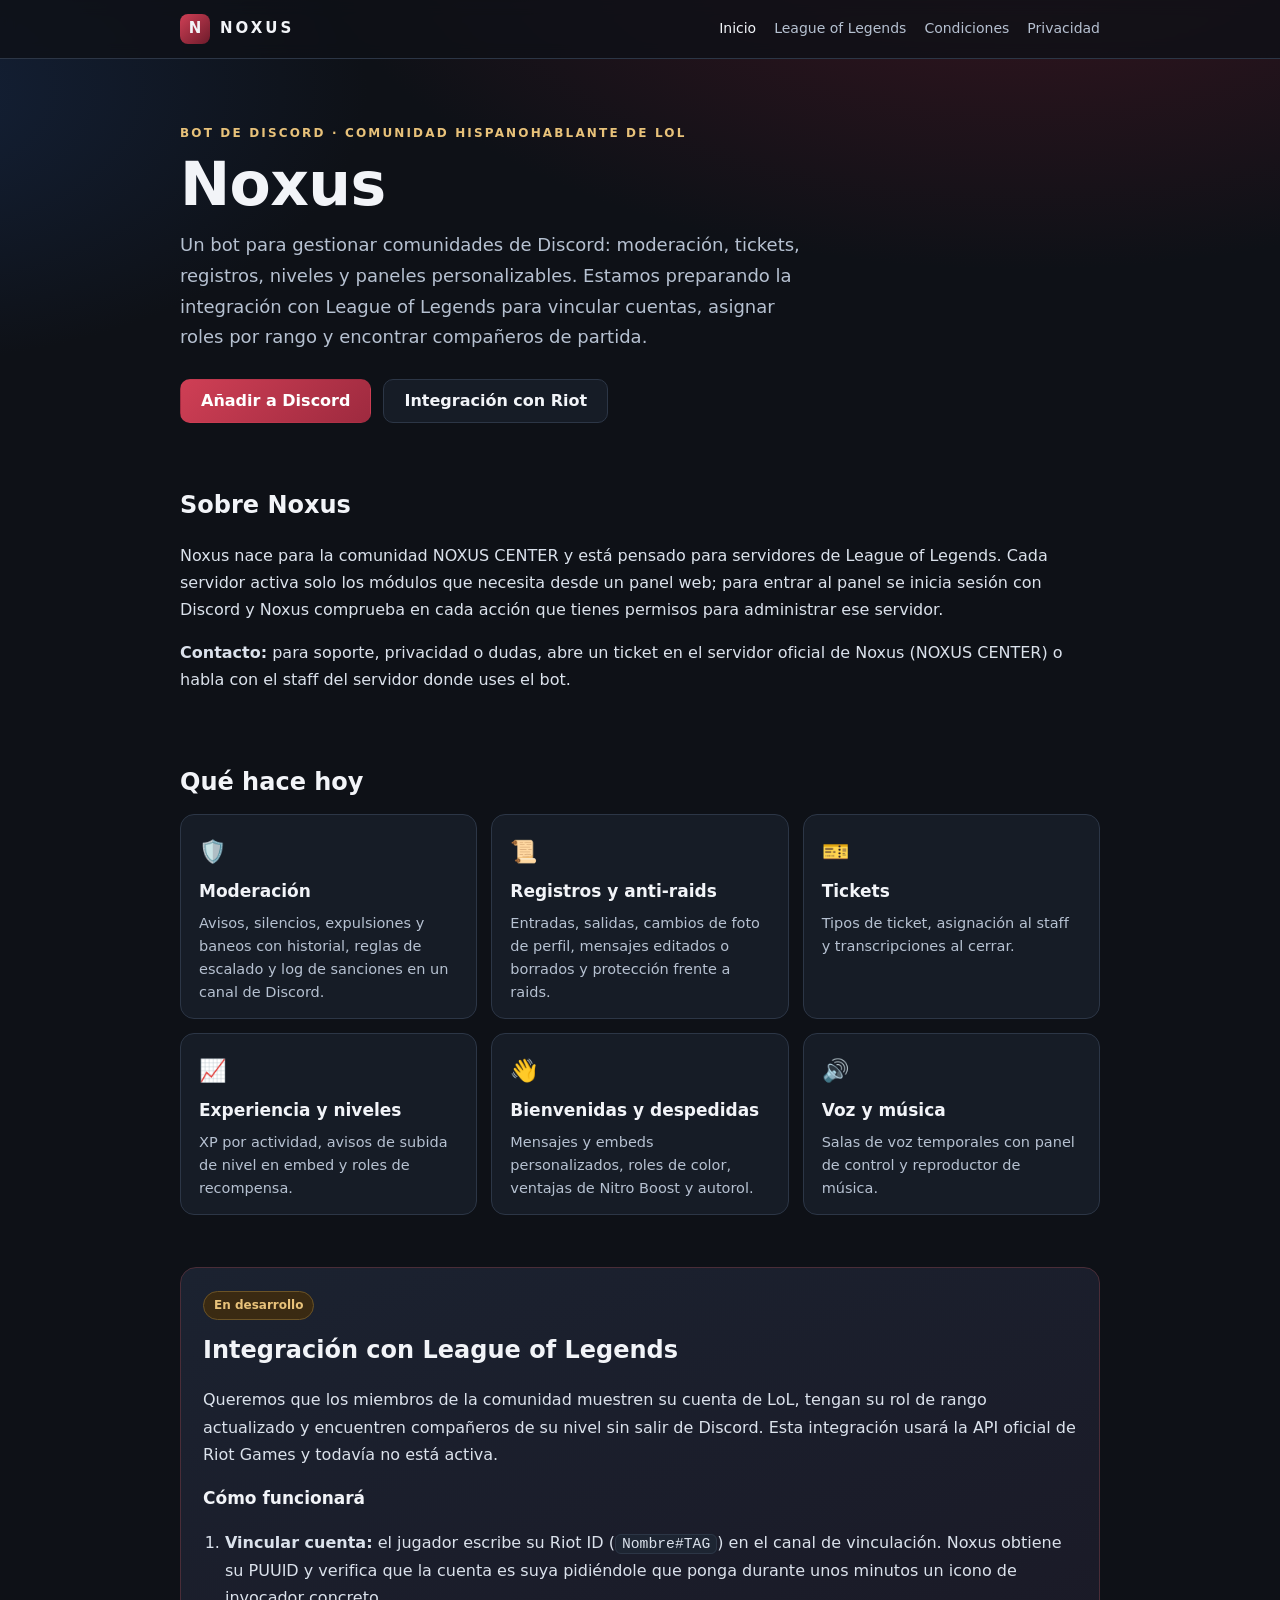
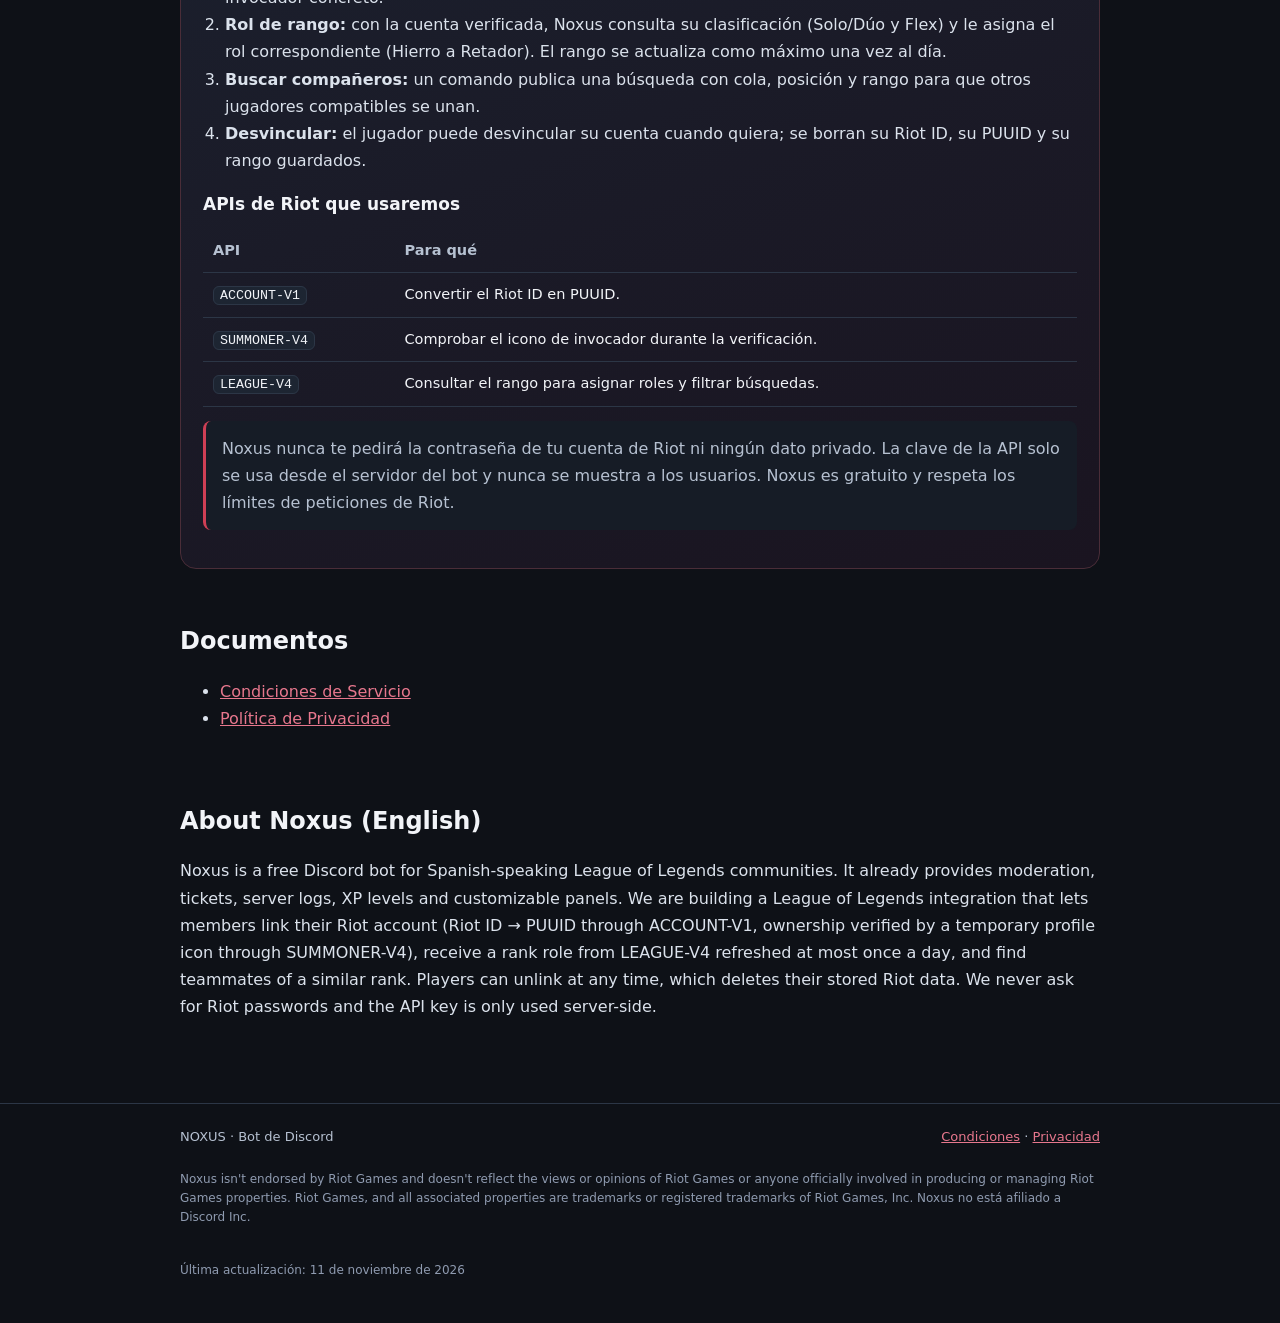
<file: index.html>
<!doctype html>
<html lang="es">
<head>
<meta charset="utf-8">
<meta name="viewport" content="width=device-width, initial-scale=1">
<title>Noxus — Bot de Discord para comunidades de League of Legends</title>
<meta name="description" content="Noxus es un bot de Discord para gestionar comunidades: moderación, tickets, registros, niveles y, próximamente, vinculación de cuentas de Riot, rangos y búsqueda de compañeros de League of Legends.">
<link rel="stylesheet" href="style.css">
</head>
<body>
<header class="site"><div class="wrap">
  <a class="brand" href="index.html"><span class="brand-mark" aria-hidden="true">N</span>NOXUS</a>
  <nav class="links" aria-label="Principal">
    <a href="index.html" aria-current="page">Inicio</a>
    <a href="#riot">League of Legends</a>
    <a href="terms.html">Condiciones</a>
    <a href="privacy.html">Privacidad</a>
  </nav>
</div></header>

<main class="wrap" id="contenido">
  <section class="hero">
    <p class="eyebrow">Bot de Discord · comunidad hispanohablante de LoL</p>
    <h1>Noxus</h1>
    <p class="lead">Un bot para gestionar comunidades de Discord: moderación, tickets, registros, niveles y paneles personalizables. Estamos preparando la integración con League of Legends para vincular cuentas, asignar roles por rango y encontrar compañeros de partida.</p>
    <div class="actions">
      <a class="button primary" href="https://discord.com/oauth2/authorize?client_id=1560483062825877545&amp;scope=bot+applications.commands&amp;integration_type=0&amp;permissions=0" rel="noopener">Añadir a Discord</a>
      <a class="button" href="#riot">Integración con Riot</a>
    </div>
  </section>

  <section aria-labelledby="sobre">
    <h2 id="sobre">Sobre Noxus</h2>
    <p>Noxus nace para la comunidad NOXUS CENTER y está pensado para servidores de League of Legends. Cada servidor activa solo los módulos que necesita desde un panel web; para entrar al panel se inicia sesión con Discord y Noxus comprueba en cada acción que tienes permisos para administrar ese servidor.</p>
    <p><strong>Contacto:</strong> para soporte, privacidad o dudas, abre un ticket en el servidor oficial de Noxus (NOXUS CENTER) o habla con el staff del servidor donde uses el bot.</p>
  </section>

  <section aria-labelledby="funciones">
    <h2 id="funciones">Qué hace hoy</h2>
    <div class="grid">
      <div class="card"><span class="icon" aria-hidden="true">🛡️</span><h3>Moderación</h3><p>Avisos, silencios, expulsiones y baneos con historial, reglas de escalado y log de sanciones en un canal de Discord.</p></div>
      <div class="card"><span class="icon" aria-hidden="true">📜</span><h3>Registros y anti-raids</h3><p>Entradas, salidas, cambios de foto de perfil, mensajes editados o borrados y protección frente a raids.</p></div>
      <div class="card"><span class="icon" aria-hidden="true">🎫</span><h3>Tickets</h3><p>Tipos de ticket, asignación al staff y transcripciones al cerrar.</p></div>
      <div class="card"><span class="icon" aria-hidden="true">📈</span><h3>Experiencia y niveles</h3><p>XP por actividad, avisos de subida de nivel en embed y roles de recompensa.</p></div>
      <div class="card"><span class="icon" aria-hidden="true">👋</span><h3>Bienvenidas y despedidas</h3><p>Mensajes y embeds personalizados, roles de color, ventajas de Nitro Boost y autorol.</p></div>
      <div class="card"><span class="icon" aria-hidden="true">🔊</span><h3>Voz y música</h3><p>Salas de voz temporales con panel de control y reproductor de música.</p></div>
    </div>
  </section>

  <section id="riot" aria-labelledby="riot-title">
    <div class="riot">
      <span class="badge">En desarrollo</span>
      <h2 id="riot-title">Integración con League of Legends</h2>
      <p>Queremos que los miembros de la comunidad muestren su cuenta de LoL, tengan su rol de rango actualizado y encuentren compañeros de su nivel sin salir de Discord. Esta integración usará la API oficial de Riot Games y todavía no está activa.</p>
      <h3>Cómo funcionará</h3>
      <ol>
        <li><strong>Vincular cuenta:</strong> el jugador escribe su Riot ID (<code>Nombre#TAG</code>) en el canal de vinculación. Noxus obtiene su PUUID y verifica que la cuenta es suya pidiéndole que ponga durante unos minutos un icono de invocador concreto.</li>
        <li><strong>Rol de rango:</strong> con la cuenta verificada, Noxus consulta su clasificación (Solo/Dúo y Flex) y le asigna el rol correspondiente (Hierro a Retador). El rango se actualiza como máximo una vez al día.</li>
        <li><strong>Buscar compañeros:</strong> un comando publica una búsqueda con cola, posición y rango para que otros jugadores compatibles se unan.</li>
        <li><strong>Desvincular:</strong> el jugador puede desvincular su cuenta cuando quiera; se borran su Riot ID, su PUUID y su rango guardados.</li>
      </ol>
      <h3>APIs de Riot que usaremos</h3>
      <table>
        <thead><tr><th>API</th><th>Para qué</th></tr></thead>
        <tbody>
          <tr><td><code>ACCOUNT-V1</code></td><td>Convertir el Riot ID en PUUID.</td></tr>
          <tr><td><code>SUMMONER-V4</code></td><td>Comprobar el icono de invocador durante la verificación.</td></tr>
          <tr><td><code>LEAGUE-V4</code></td><td>Consultar el rango para asignar roles y filtrar búsquedas.</td></tr>
        </tbody>
      </table>
      <p class="note" style="margin-top:14px">Noxus nunca te pedirá la contraseña de tu cuenta de Riot ni ningún dato privado. La clave de la API solo se usa desde el servidor del bot y nunca se muestra a los usuarios. Noxus es gratuito y respeta los límites de peticiones de Riot.</p>
    </div>
  </section>

  <section aria-labelledby="docs">
    <h2 id="docs">Documentos</h2>
    <ul>
      <li><a href="terms.html">Condiciones de Servicio</a></li>
      <li><a href="privacy.html">Política de Privacidad</a></li>
    </ul>
  </section>

  <section aria-labelledby="english" lang="en">
    <h2 id="english">About Noxus (English)</h2>
    <p>Noxus is a free Discord bot for Spanish-speaking League of Legends communities. It already provides moderation, tickets, server logs, XP levels and customizable panels. We are building a League of Legends integration that lets members link their Riot account (Riot ID → PUUID through ACCOUNT-V1, ownership verified by a temporary profile icon through SUMMONER-V4), receive a rank role from LEAGUE-V4 refreshed at most once a day, and find teammates of a similar rank. Players can unlink at any time, which deletes their stored Riot data. We never ask for Riot passwords and the API key is only used server-side.</p>
  </section>
</main>

<footer class="site"><div class="wrap">
  <div class="row"><span>NOXUS · Bot de Discord</span><span><a href="terms.html">Condiciones</a> · <a href="privacy.html">Privacidad</a></span></div>
  <p class="legal">Noxus isn't endorsed by Riot Games and doesn't reflect the views or opinions of Riot Games or anyone officially involved in producing or managing Riot Games properties. Riot Games, and all associated properties are trademarks or registered trademarks of Riot Games, Inc. Noxus no está afiliado a Discord Inc.</p>
  <p class="legal">Última actualización: 11 de noviembre de 2026</p>
</div></footer>
</body>
</html>
</file>
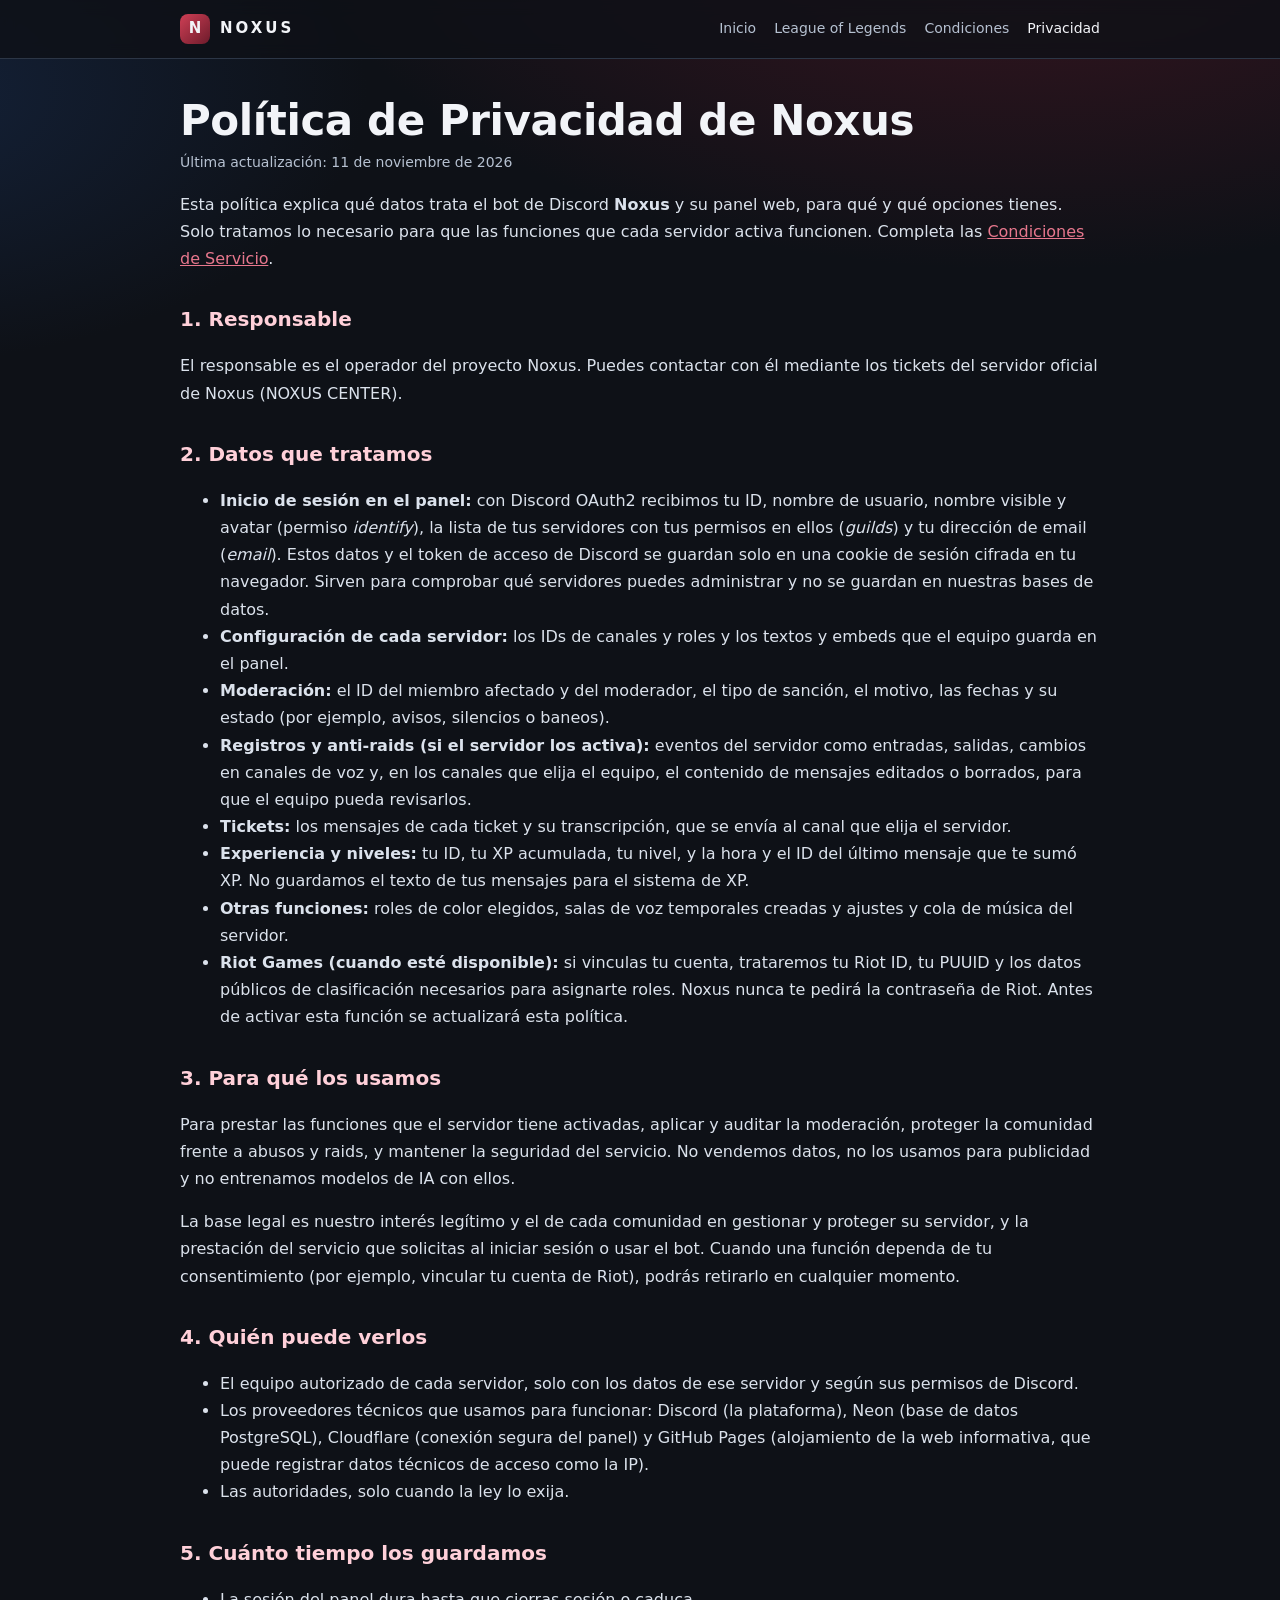
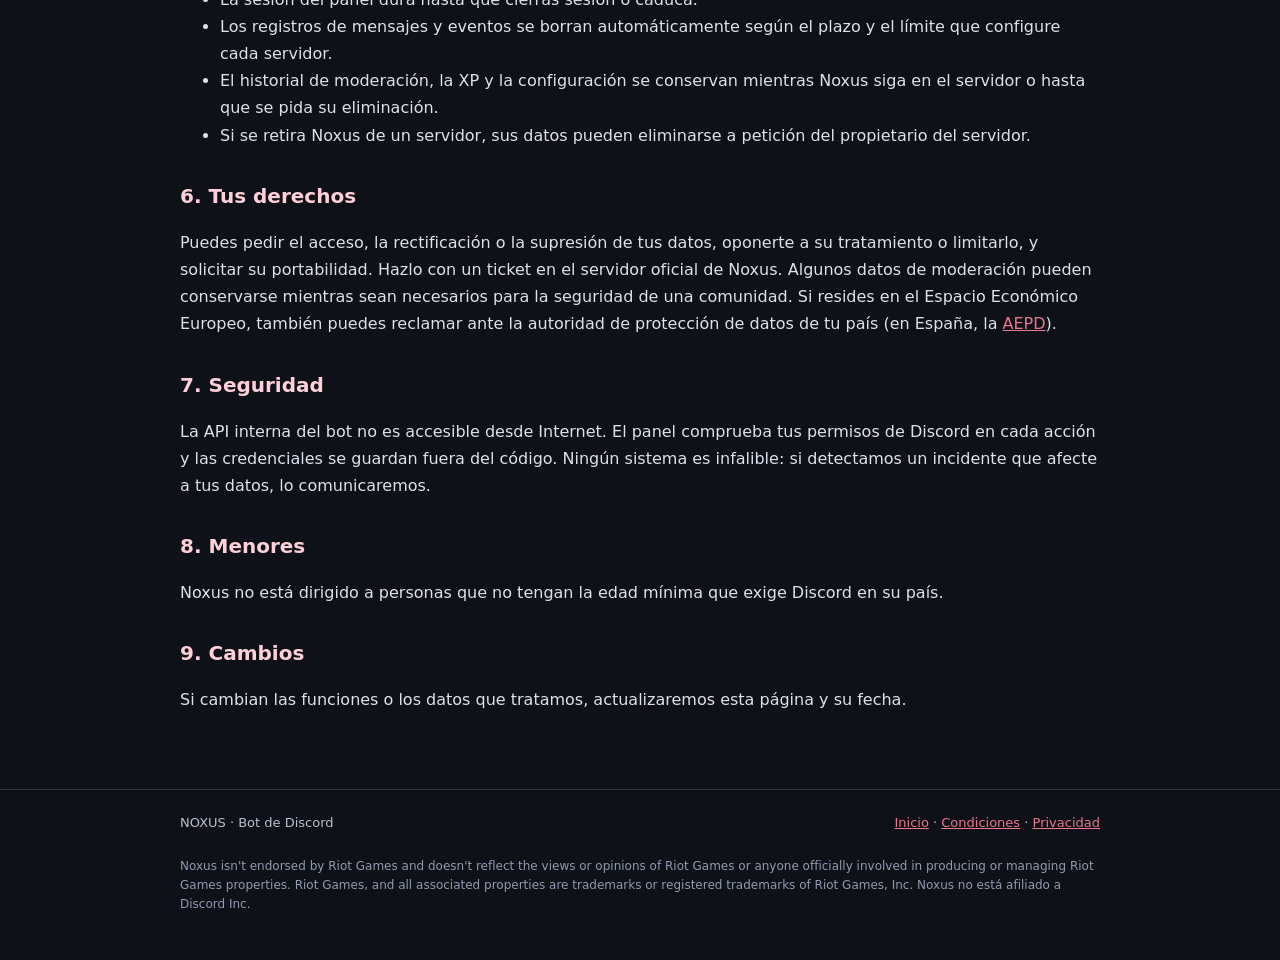
<file: privacy.html>
<!doctype html>
<html lang="es">
<head>
<meta charset="utf-8">
<meta name="viewport" content="width=device-width, initial-scale=1">
<title>Política de Privacidad — Noxus</title>
<meta name="description" content="Qué datos trata Noxus, para qué y durante cuánto tiempo.">
<link rel="stylesheet" href="style.css">
</head>
<body>
<header class="site"><div class="wrap">
  <a class="brand" href="index.html"><span class="brand-mark" aria-hidden="true">N</span>NOXUS</a>
  <nav class="links" aria-label="Principal">
    <a href="index.html">Inicio</a>
    <a href="index.html#riot">League of Legends</a>
    <a href="terms.html">Condiciones</a>
    <a href="privacy.html" aria-current="page">Privacidad</a>
  </nav>
</div></header>
<main class="wrap doc" id="contenido">
<h1>Política de Privacidad de Noxus</h1>
<p class="updated">Última actualización: 11 de noviembre de 2026</p>
<p>Esta política explica qué datos trata el bot de Discord <strong>Noxus</strong> y su panel web, para qué y qué opciones tienes. Solo tratamos lo necesario para que las funciones que cada servidor activa funcionen. Completa las <a href="terms.html">Condiciones de Servicio</a>.</p>

<h2>1. Responsable</h2>
<p>El responsable es el operador del proyecto Noxus. Puedes contactar con él mediante los tickets del servidor oficial de Noxus (NOXUS CENTER).</p>

<h2>2. Datos que tratamos</h2>
<ul>
  <li><strong>Inicio de sesión en el panel:</strong> con Discord OAuth2 recibimos tu ID, nombre de usuario, nombre visible y avatar (permiso <em>identify</em>), la lista de tus servidores con tus permisos en ellos (<em>guilds</em>) y tu dirección de email (<em>email</em>). Estos datos y el token de acceso de Discord se guardan solo en una cookie de sesión cifrada en tu navegador. Sirven para comprobar qué servidores puedes administrar y no se guardan en nuestras bases de datos.</li>
  <li><strong>Configuración de cada servidor:</strong> los IDs de canales y roles y los textos y embeds que el equipo guarda en el panel.</li>
  <li><strong>Moderación:</strong> el ID del miembro afectado y del moderador, el tipo de sanción, el motivo, las fechas y su estado (por ejemplo, avisos, silencios o baneos).</li>
  <li><strong>Registros y anti-raids (si el servidor los activa):</strong> eventos del servidor como entradas, salidas, cambios en canales de voz y, en los canales que elija el equipo, el contenido de mensajes editados o borrados, para que el equipo pueda revisarlos.</li>
  <li><strong>Tickets:</strong> los mensajes de cada ticket y su transcripción, que se envía al canal que elija el servidor.</li>
  <li><strong>Experiencia y niveles:</strong> tu ID, tu XP acumulada, tu nivel, y la hora y el ID del último mensaje que te sumó XP. No guardamos el texto de tus mensajes para el sistema de XP.</li>
  <li><strong>Otras funciones:</strong> roles de color elegidos, salas de voz temporales creadas y ajustes y cola de música del servidor.</li>
  <li><strong>Riot Games (cuando esté disponible):</strong> si vinculas tu cuenta, trataremos tu Riot ID, tu PUUID y los datos públicos de clasificación necesarios para asignarte roles. Noxus nunca te pedirá la contraseña de Riot. Antes de activar esta función se actualizará esta política.</li>
</ul>

<h2>3. Para qué los usamos</h2>
<p>Para prestar las funciones que el servidor tiene activadas, aplicar y auditar la moderación, proteger la comunidad frente a abusos y raids, y mantener la seguridad del servicio. No vendemos datos, no los usamos para publicidad y no entrenamos modelos de IA con ellos.</p>
<p>La base legal es nuestro interés legítimo y el de cada comunidad en gestionar y proteger su servidor, y la prestación del servicio que solicitas al iniciar sesión o usar el bot. Cuando una función dependa de tu consentimiento (por ejemplo, vincular tu cuenta de Riot), podrás retirarlo en cualquier momento.</p>

<h2>4. Quién puede verlos</h2>
<ul>
  <li>El equipo autorizado de cada servidor, solo con los datos de ese servidor y según sus permisos de Discord.</li>
  <li>Los proveedores técnicos que usamos para funcionar: Discord (la plataforma), Neon (base de datos PostgreSQL), Cloudflare (conexión segura del panel) y GitHub Pages (alojamiento de la web informativa, que puede registrar datos técnicos de acceso como la IP).</li>
  <li>Las autoridades, solo cuando la ley lo exija.</li>
</ul>

<h2>5. Cuánto tiempo los guardamos</h2>
<ul>
  <li>La sesión del panel dura hasta que cierras sesión o caduca.</li>
  <li>Los registros de mensajes y eventos se borran automáticamente según el plazo y el límite que configure cada servidor.</li>
  <li>El historial de moderación, la XP y la configuración se conservan mientras Noxus siga en el servidor o hasta que se pida su eliminación.</li>
  <li>Si se retira Noxus de un servidor, sus datos pueden eliminarse a petición del propietario del servidor.</li>
</ul>

<h2>6. Tus derechos</h2>
<p>Puedes pedir el acceso, la rectificación o la supresión de tus datos, oponerte a su tratamiento o limitarlo, y solicitar su portabilidad. Hazlo con un ticket en el servidor oficial de Noxus. Algunos datos de moderación pueden conservarse mientras sean necesarios para la seguridad de una comunidad. Si resides en el Espacio Económico Europeo, también puedes reclamar ante la autoridad de protección de datos de tu país (en España, la <a href="https://www.aepd.es" rel="noreferrer">AEPD</a>).</p>

<h2>7. Seguridad</h2>
<p>La API interna del bot no es accesible desde Internet. El panel comprueba tus permisos de Discord en cada acción y las credenciales se guardan fuera del código. Ningún sistema es infalible: si detectamos un incidente que afecte a tus datos, lo comunicaremos.</p>

<h2>8. Menores</h2>
<p>Noxus no está dirigido a personas que no tengan la edad mínima que exige Discord en su país.</p>

<h2>9. Cambios</h2>
<p>Si cambian las funciones o los datos que tratamos, actualizaremos esta página y su fecha.</p>
</main>
<footer class="site"><div class="wrap">
  <div class="row"><span>NOXUS · Bot de Discord</span><span><a href="index.html">Inicio</a> · <a href="terms.html">Condiciones</a> · <a href="privacy.html">Privacidad</a></span></div>
  <p class="legal">Noxus isn't endorsed by Riot Games and doesn't reflect the views or opinions of Riot Games or anyone officially involved in producing or managing Riot Games properties. Riot Games, and all associated properties are trademarks or registered trademarks of Riot Games, Inc. Noxus no está afiliado a Discord Inc.</p>
</div></footer>
</body>
</html>
</file>
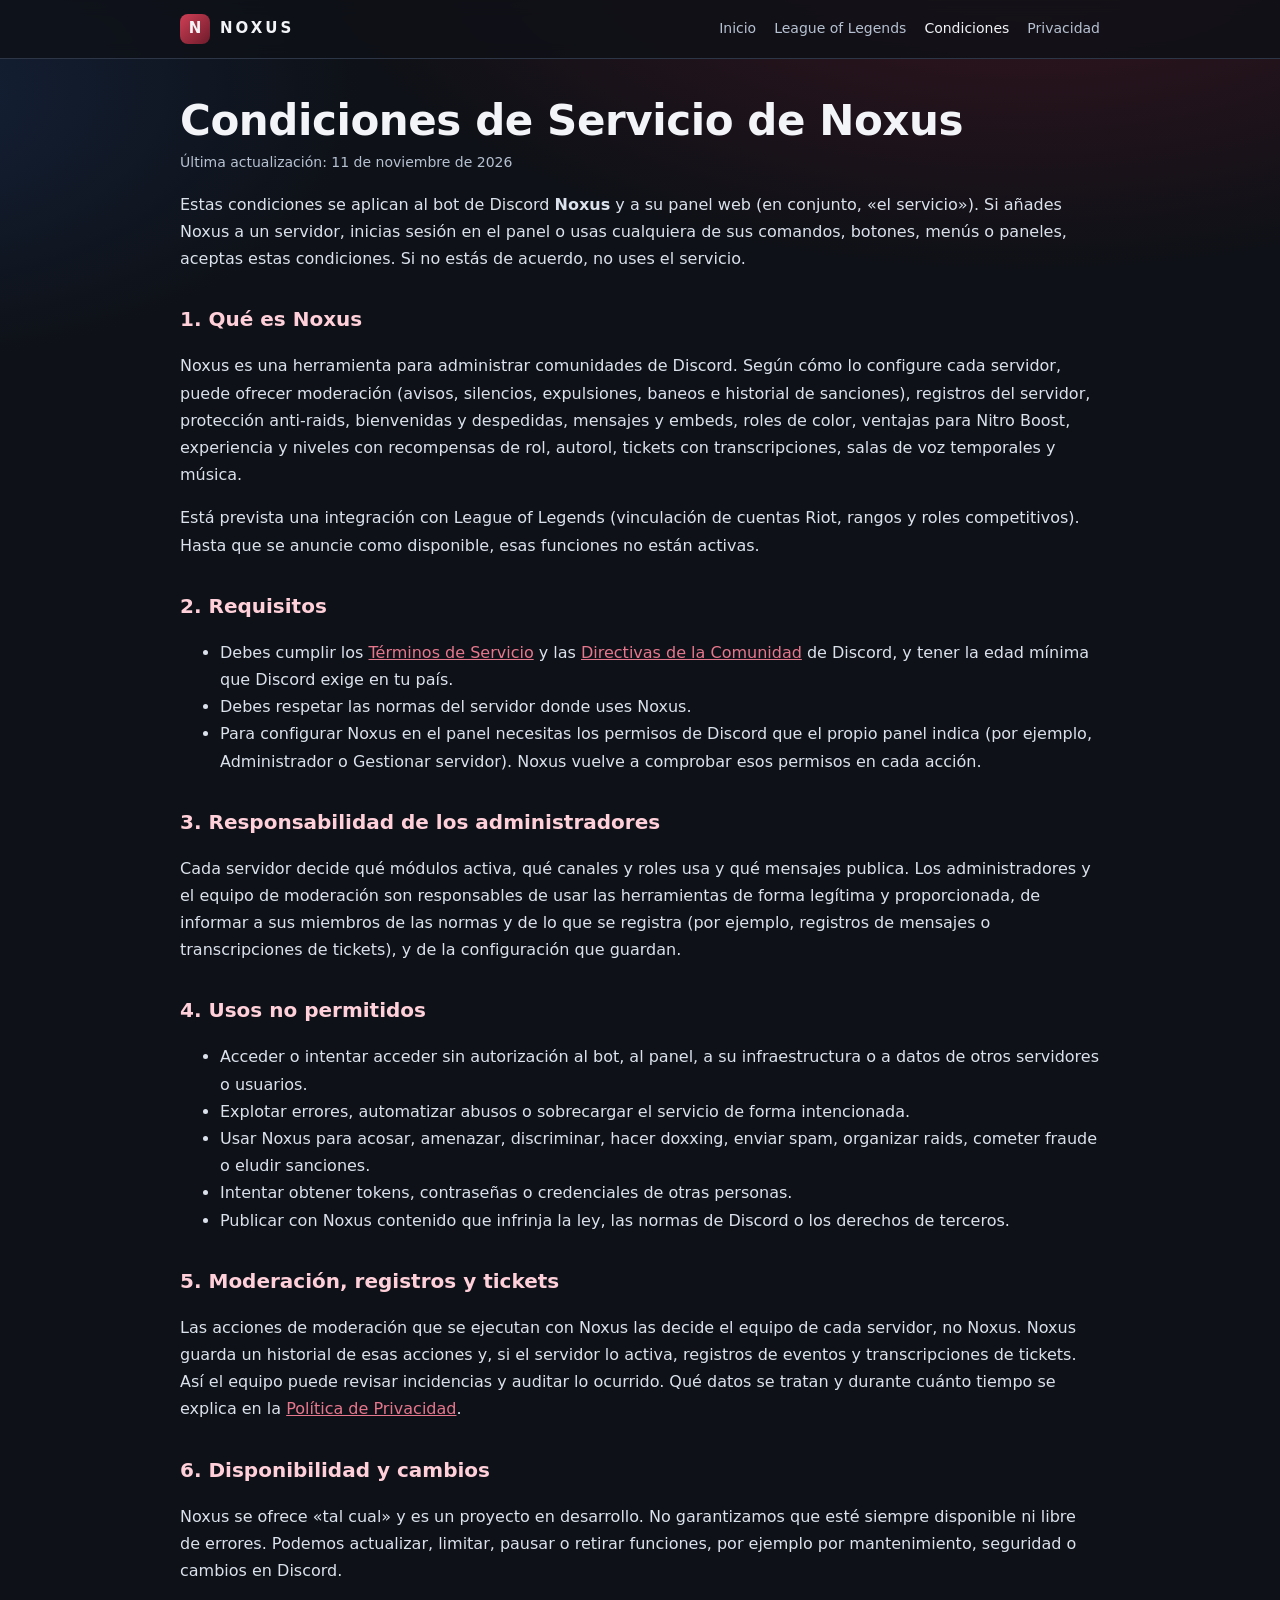
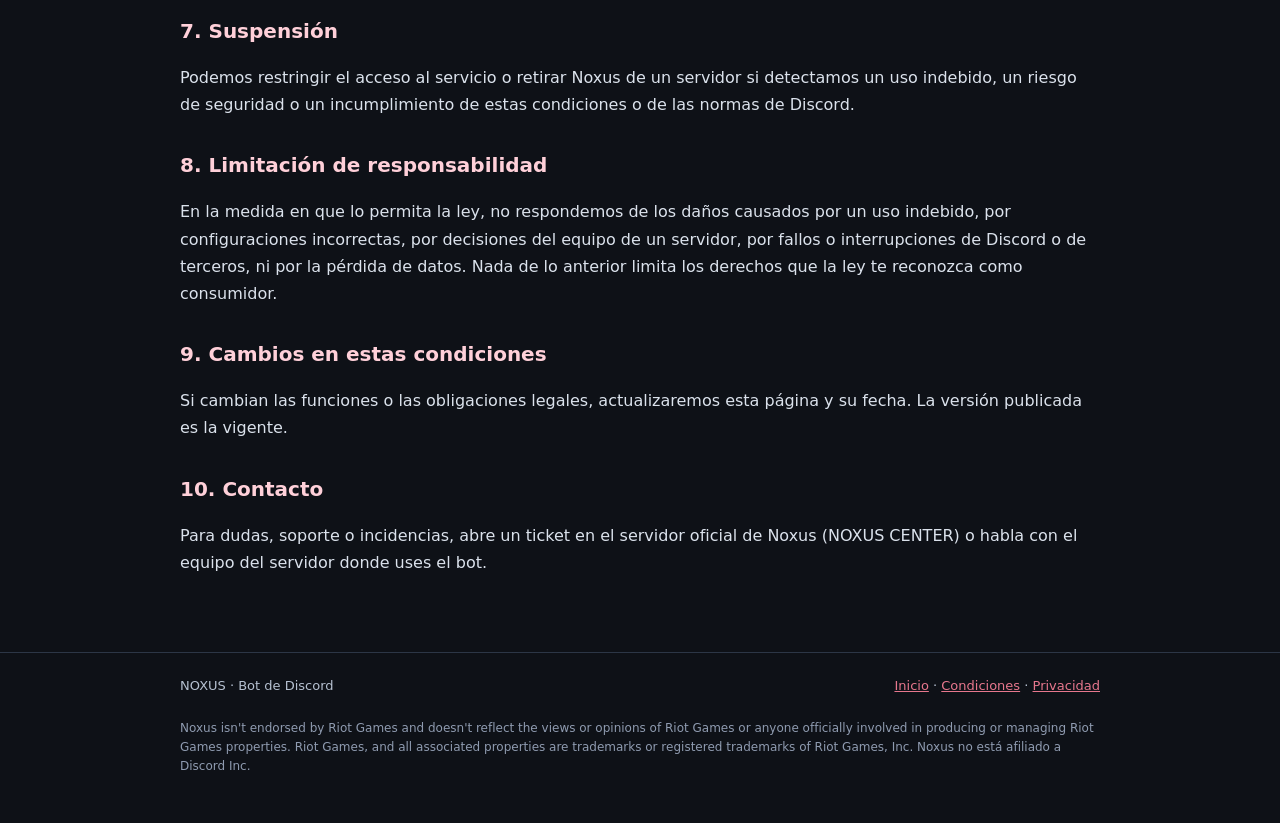
<file: terms.html>
<!doctype html>
<html lang="es">
<head>
<meta charset="utf-8">
<meta name="viewport" content="width=device-width, initial-scale=1">
<title>Condiciones de Servicio — Noxus</title>
<meta name="description" content="Condiciones de uso del bot de Discord Noxus.">
<link rel="stylesheet" href="style.css">
</head>
<body>
<header class="site"><div class="wrap">
  <a class="brand" href="index.html"><span class="brand-mark" aria-hidden="true">N</span>NOXUS</a>
  <nav class="links" aria-label="Principal">
    <a href="index.html">Inicio</a>
    <a href="index.html#riot">League of Legends</a>
    <a href="terms.html" aria-current="page">Condiciones</a>
    <a href="privacy.html">Privacidad</a>
  </nav>
</div></header>
<main class="wrap doc" id="contenido">
<h1>Condiciones de Servicio de Noxus</h1>
<p class="updated">Última actualización: 11 de noviembre de 2026</p>
<p>Estas condiciones se aplican al bot de Discord <strong>Noxus</strong> y a su panel web (en conjunto, «el servicio»). Si añades Noxus a un servidor, inicias sesión en el panel o usas cualquiera de sus comandos, botones, menús o paneles, aceptas estas condiciones. Si no estás de acuerdo, no uses el servicio.</p>

<h2>1. Qué es Noxus</h2>
<p>Noxus es una herramienta para administrar comunidades de Discord. Según cómo lo configure cada servidor, puede ofrecer moderación (avisos, silencios, expulsiones, baneos e historial de sanciones), registros del servidor, protección anti-raids, bienvenidas y despedidas, mensajes y embeds, roles de color, ventajas para Nitro Boost, experiencia y niveles con recompensas de rol, autorol, tickets con transcripciones, salas de voz temporales y música.</p>
<p>Está prevista una integración con League of Legends (vinculación de cuentas Riot, rangos y roles competitivos). Hasta que se anuncie como disponible, esas funciones no están activas.</p>

<h2>2. Requisitos</h2>
<ul>
  <li>Debes cumplir los <a href="https://discord.com/terms" rel="noreferrer">Términos de Servicio</a> y las <a href="https://discord.com/guidelines" rel="noreferrer">Directivas de la Comunidad</a> de Discord, y tener la edad mínima que Discord exige en tu país.</li>
  <li>Debes respetar las normas del servidor donde uses Noxus.</li>
  <li>Para configurar Noxus en el panel necesitas los permisos de Discord que el propio panel indica (por ejemplo, Administrador o Gestionar servidor). Noxus vuelve a comprobar esos permisos en cada acción.</li>
</ul>

<h2>3. Responsabilidad de los administradores</h2>
<p>Cada servidor decide qué módulos activa, qué canales y roles usa y qué mensajes publica. Los administradores y el equipo de moderación son responsables de usar las herramientas de forma legítima y proporcionada, de informar a sus miembros de las normas y de lo que se registra (por ejemplo, registros de mensajes o transcripciones de tickets), y de la configuración que guardan.</p>

<h2>4. Usos no permitidos</h2>
<ul>
  <li>Acceder o intentar acceder sin autorización al bot, al panel, a su infraestructura o a datos de otros servidores o usuarios.</li>
  <li>Explotar errores, automatizar abusos o sobrecargar el servicio de forma intencionada.</li>
  <li>Usar Noxus para acosar, amenazar, discriminar, hacer doxxing, enviar spam, organizar raids, cometer fraude o eludir sanciones.</li>
  <li>Intentar obtener tokens, contraseñas o credenciales de otras personas.</li>
  <li>Publicar con Noxus contenido que infrinja la ley, las normas de Discord o los derechos de terceros.</li>
</ul>

<h2>5. Moderación, registros y tickets</h2>
<p>Las acciones de moderación que se ejecutan con Noxus las decide el equipo de cada servidor, no Noxus. Noxus guarda un historial de esas acciones y, si el servidor lo activa, registros de eventos y transcripciones de tickets. Así el equipo puede revisar incidencias y auditar lo ocurrido. Qué datos se tratan y durante cuánto tiempo se explica en la <a href="privacy.html">Política de Privacidad</a>.</p>

<h2>6. Disponibilidad y cambios</h2>
<p>Noxus se ofrece «tal cual» y es un proyecto en desarrollo. No garantizamos que esté siempre disponible ni libre de errores. Podemos actualizar, limitar, pausar o retirar funciones, por ejemplo por mantenimiento, seguridad o cambios en Discord.</p>

<h2>7. Suspensión</h2>
<p>Podemos restringir el acceso al servicio o retirar Noxus de un servidor si detectamos un uso indebido, un riesgo de seguridad o un incumplimiento de estas condiciones o de las normas de Discord.</p>

<h2>8. Limitación de responsabilidad</h2>
<p>En la medida en que lo permita la ley, no respondemos de los daños causados por un uso indebido, por configuraciones incorrectas, por decisiones del equipo de un servidor, por fallos o interrupciones de Discord o de terceros, ni por la pérdida de datos. Nada de lo anterior limita los derechos que la ley te reconozca como consumidor.</p>

<h2>9. Cambios en estas condiciones</h2>
<p>Si cambian las funciones o las obligaciones legales, actualizaremos esta página y su fecha. La versión publicada es la vigente.</p>

<h2>10. Contacto</h2>
<p>Para dudas, soporte o incidencias, abre un ticket en el servidor oficial de Noxus (NOXUS CENTER) o habla con el equipo del servidor donde uses el bot.</p>
</main>
<footer class="site"><div class="wrap">
  <div class="row"><span>NOXUS · Bot de Discord</span><span><a href="index.html">Inicio</a> · <a href="terms.html">Condiciones</a> · <a href="privacy.html">Privacidad</a></span></div>
  <p class="legal">Noxus isn't endorsed by Riot Games and doesn't reflect the views or opinions of Riot Games or anyone officially involved in producing or managing Riot Games properties. Riot Games, and all associated properties are trademarks or registered trademarks of Riot Games, Inc. Noxus no está afiliado a Discord Inc.</p>
</div></footer>
</body>
</html>
</file>
<file: style.css>
:root {
  --bg: #0e1117; --surface: #161c26; --surface-2: #1d2532; --border: #2c3646;
  --text: #f2f4f8; --muted: #b6c1d1; --accent: #e7778d; --accent-strong: #cf3f55; --gold: #e8c27a;
  color-scheme: dark;
}
* { box-sizing: border-box; }
html { scroll-behavior: smooth; }
body { margin: 0; background: radial-gradient(1200px 600px at 80% -10%, #3a1520 0%, transparent 60%), radial-gradient(900px 500px at -10% 10%, #14223a 0%, transparent 55%), var(--bg); background-attachment: fixed; color: var(--text); font: 16px/1.7 "Segoe UI", system-ui, -apple-system, Roboto, Arial, sans-serif; }
a { color: var(--accent); }
a:hover { color: #ffb0bf; }
.wrap { width: min(920px, calc(100% - 32px)); margin-inline: auto; }
header.site { border-bottom: 1px solid var(--border); background: #0e1117cc; backdrop-filter: blur(8px); position: sticky; top: 0; z-index: 10; }
header.site .wrap { display: flex; flex-wrap: wrap; align-items: center; justify-content: space-between; gap: 10px 20px; padding-block: 14px; }
.brand { color: var(--text); text-decoration: none; font-weight: 800; letter-spacing: .2em; font-size: 15px; display: inline-flex; align-items: center; gap: 10px; }
.brand-mark { width: 30px; height: 30px; border-radius: 8px; display: grid; place-items: center; background: linear-gradient(135deg, var(--accent-strong), #6d1b2b); font-size: 15px; letter-spacing: 0; }
nav.links { display: flex; flex-wrap: wrap; gap: 6px 18px; font-size: 14px; }
nav.links a { color: var(--muted); text-decoration: none; }
nav.links a:hover, nav.links a[aria-current="page"] { color: var(--text); }
.hero { padding-block: 64px 36px; }
.eyebrow { color: var(--gold); font-size: 12px; font-weight: 700; letter-spacing: .18em; text-transform: uppercase; margin: 0 0 10px; }
h1 { font-size: clamp(36px, 7vw, 60px); line-height: 1.05; margin: 0 0 14px; letter-spacing: -.01em; }
.lead { color: var(--muted); font-size: 18px; max-width: 640px; margin: 0 0 26px; }
.actions { display: flex; flex-wrap: wrap; gap: 12px; }
.button { display: inline-flex; align-items: center; justify-content: center; min-height: 44px; padding: 0 20px; border-radius: 10px; font-weight: 700; text-decoration: none; border: 1px solid var(--border); color: var(--text); background: var(--surface); }
.button.primary { background: linear-gradient(135deg, var(--accent-strong), #9e2a3f); border-color: transparent; color: #fff; }
.button:hover { color: #fff; border-color: var(--accent); }
section { padding-block: 26px; }
h2 { font-size: 24px; margin: 0 0 12px; }
h3 { font-size: 17px; margin: 0 0 6px; }
p, li { color: #dbe2ec; }
.grid { display: grid; grid-template-columns: repeat(auto-fit, minmax(240px, 1fr)); gap: 14px; }
.card { background: var(--surface); border: 1px solid var(--border); border-radius: 14px; padding: 18px 18px 14px; }
.card p { margin: 0; color: var(--muted); font-size: 14.5px; line-height: 1.6; }
.card .icon { font-size: 22px; display: block; margin-bottom: 6px; }
.riot { background: linear-gradient(160deg, #1b2230, #1a1420); border: 1px solid #4a2d38; border-radius: 16px; padding: 22px; }
.badge { display: inline-block; font-size: 12px; font-weight: 700; padding: 3px 10px; border-radius: 999px; background: #3a2a12; color: var(--gold); border: 1px solid #6b5326; margin-bottom: 10px; }
.riot ol, .riot ul { padding-left: 22px; }
table { width: 100%; border-collapse: collapse; font-size: 14.5px; margin-top: 10px; }
th, td { text-align: left; padding: 9px 10px; border-bottom: 1px solid var(--border); vertical-align: top; }
th { color: var(--muted); font-weight: 600; }
code { background: var(--surface-2); border: 1px solid var(--border); padding: 1px 6px; border-radius: 6px; font-size: .92em; }
.note { background: var(--surface); border-left: 3px solid var(--accent-strong); border-radius: 8px; padding: 14px 16px; color: var(--muted); }
.doc { padding-block: 40px 20px; }
.doc h1 { font-size: clamp(30px, 5vw, 42px); }
.updated { color: var(--muted); font-size: 14px; margin-top: -6px; }
.doc h2 { font-size: 20px; margin-top: 30px; color: #ffd0d9; }
footer.site { border-top: 1px solid var(--border); margin-top: 40px; }
footer.site .wrap { padding-block: 22px 34px; display: grid; gap: 10px; color: var(--muted); font-size: 13px; }
footer.site .row { display: flex; flex-wrap: wrap; justify-content: space-between; gap: 10px; }
.legal { font-size: 12px; line-height: 1.6; color: #8f9bb0; }
@media (max-width: 560px) { .hero { padding-block: 40px 24px; } .lead { font-size: 16px; } }
</file>
